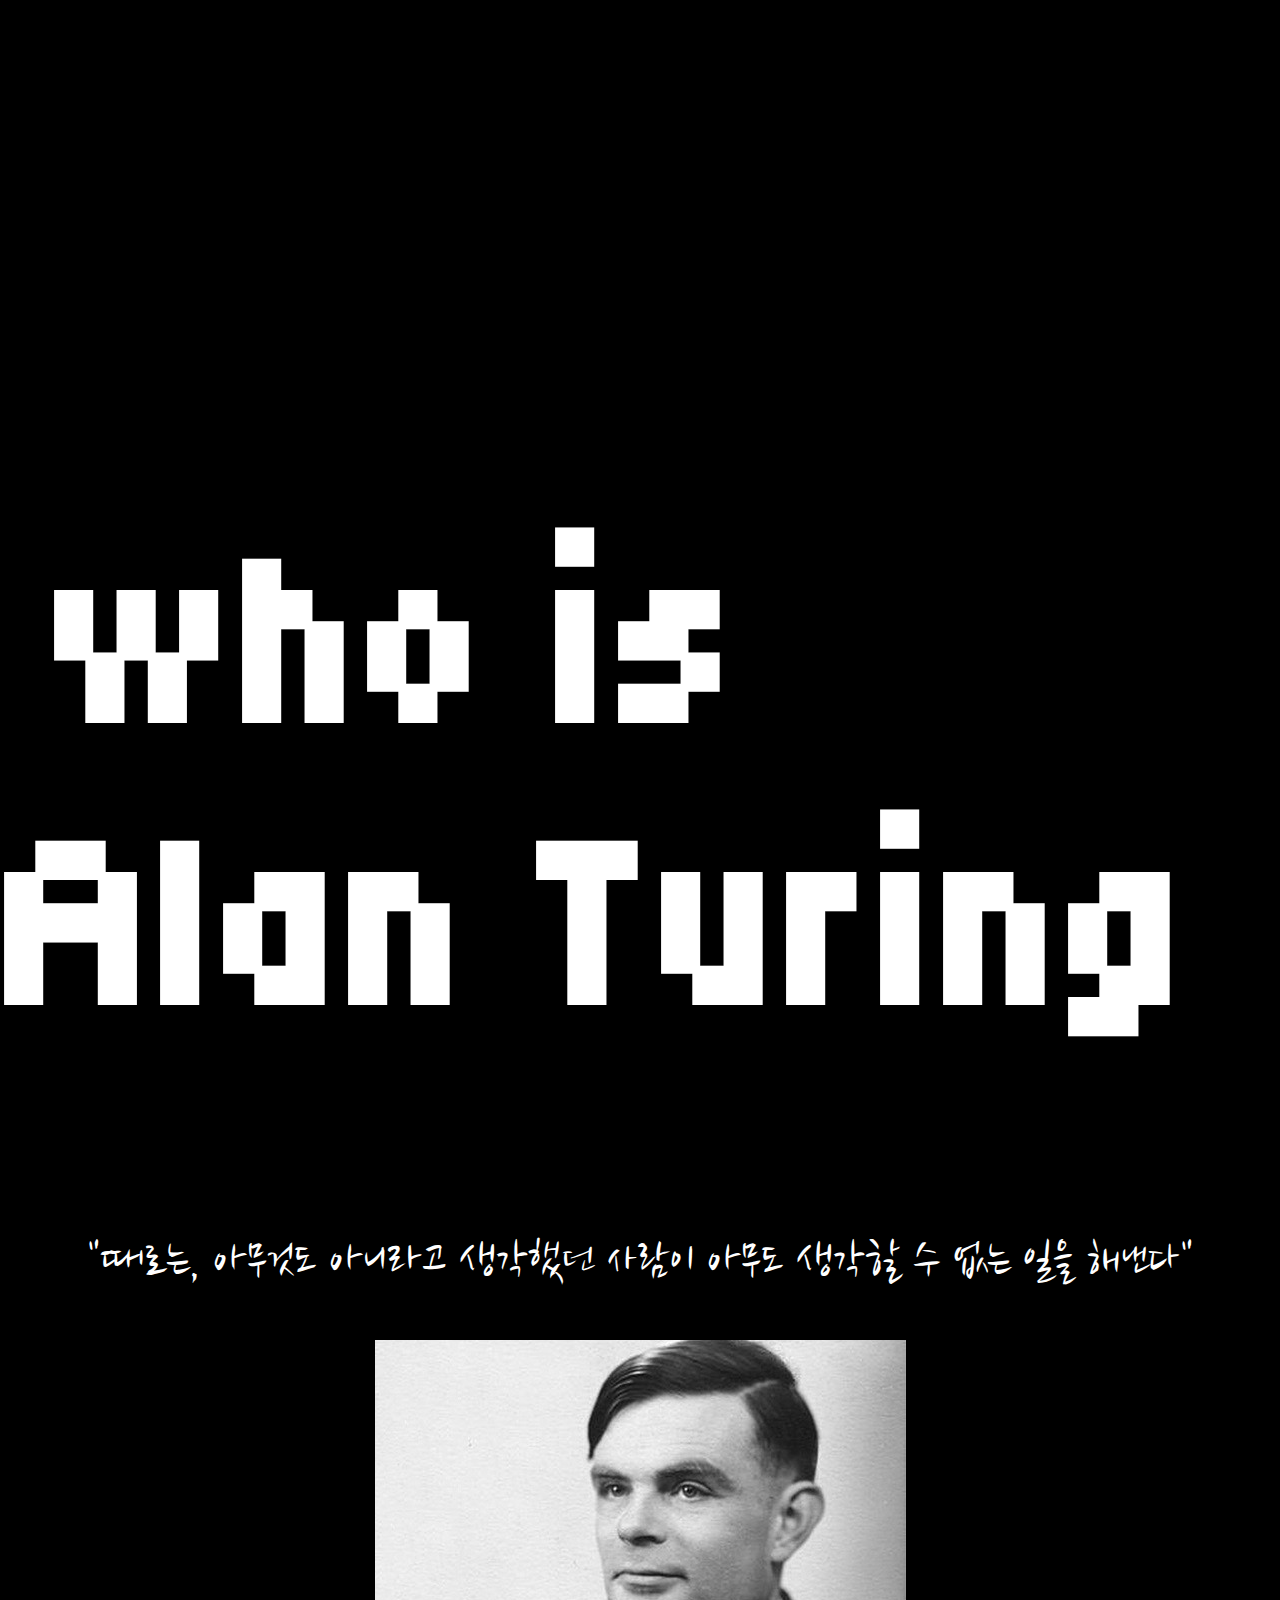
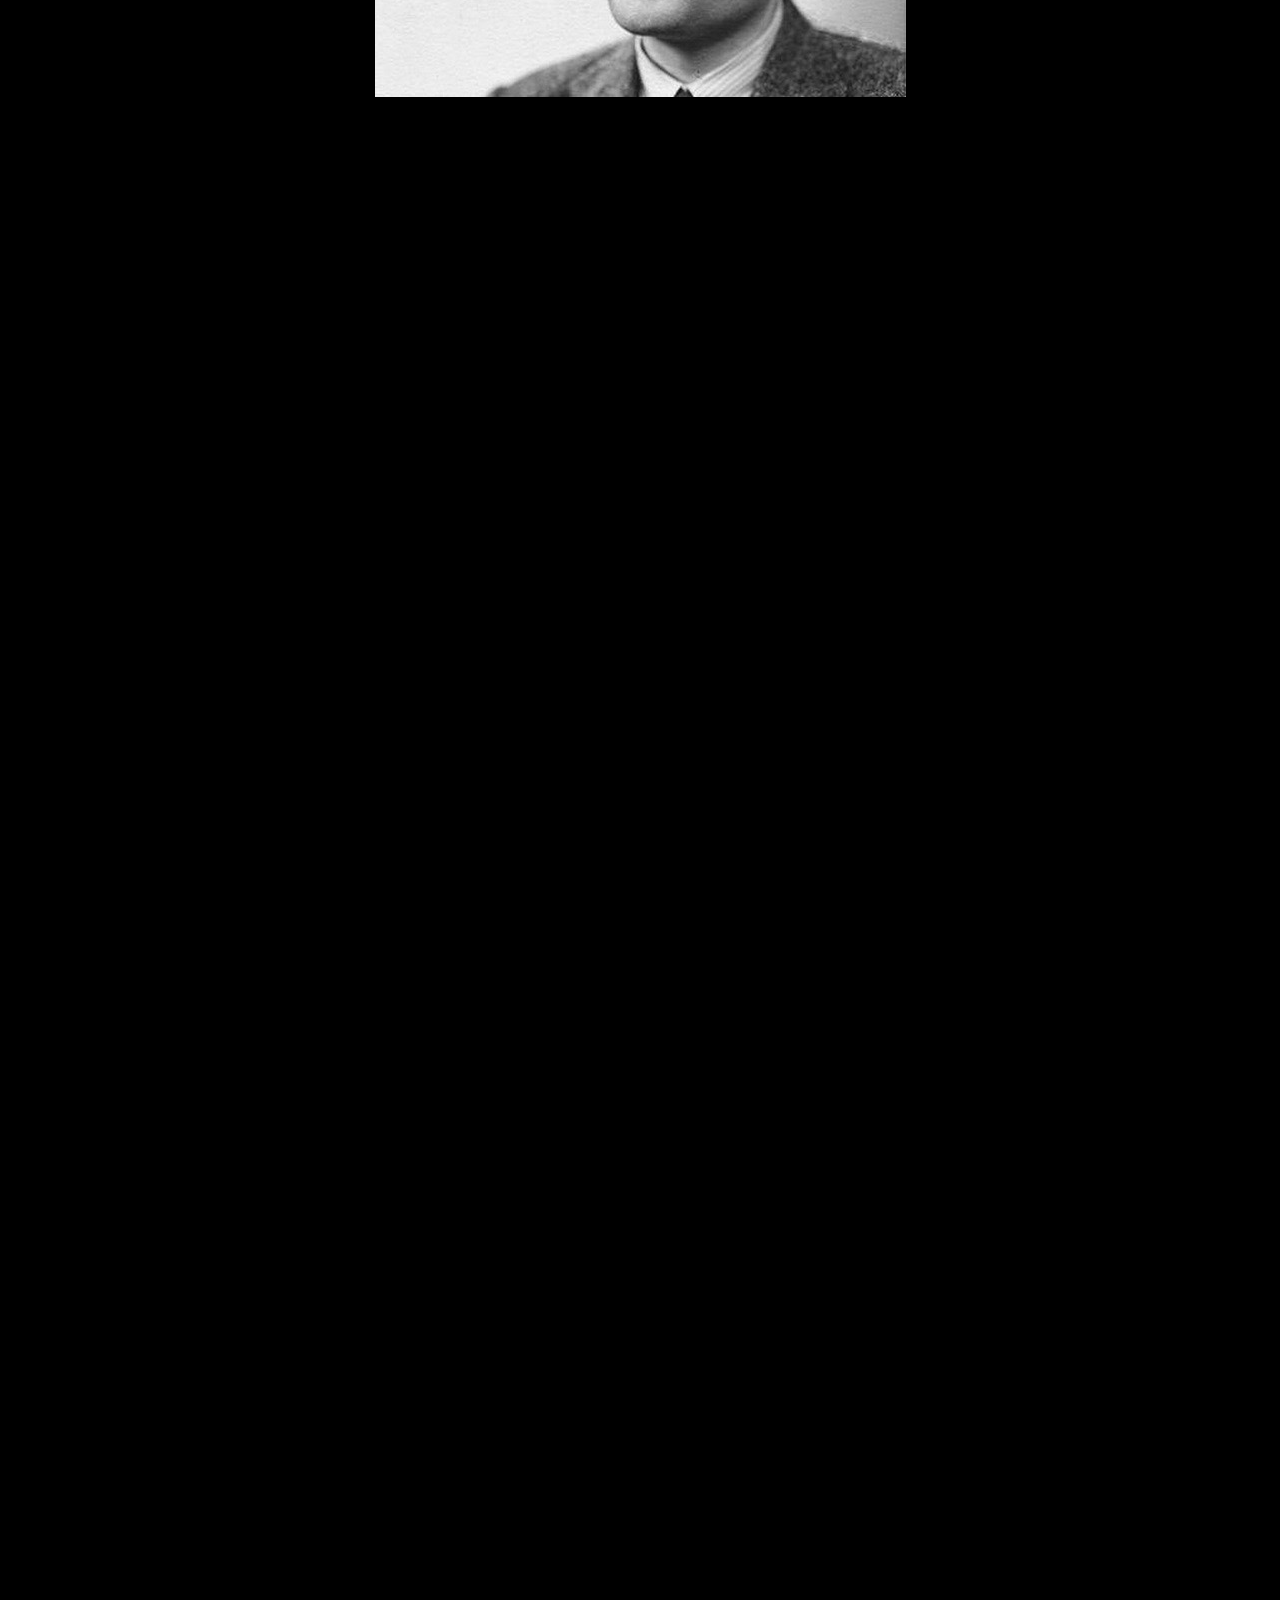
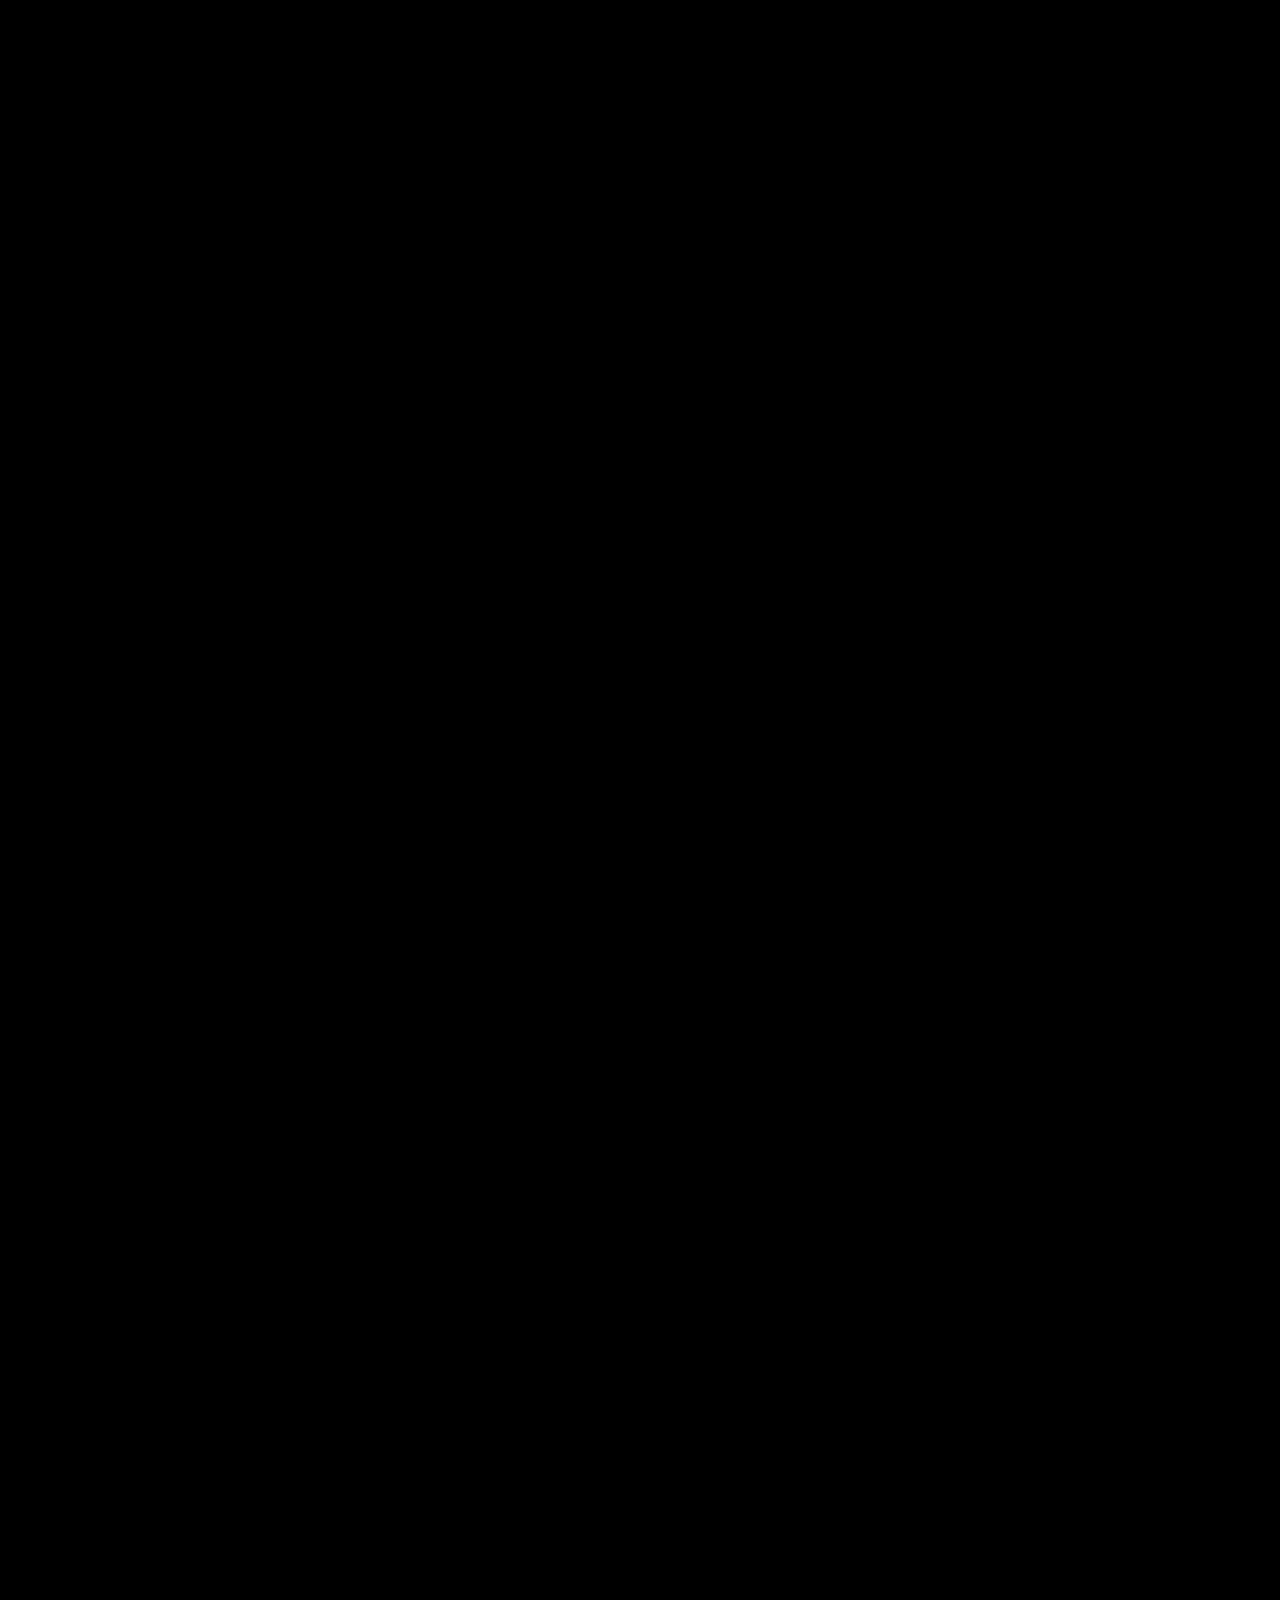
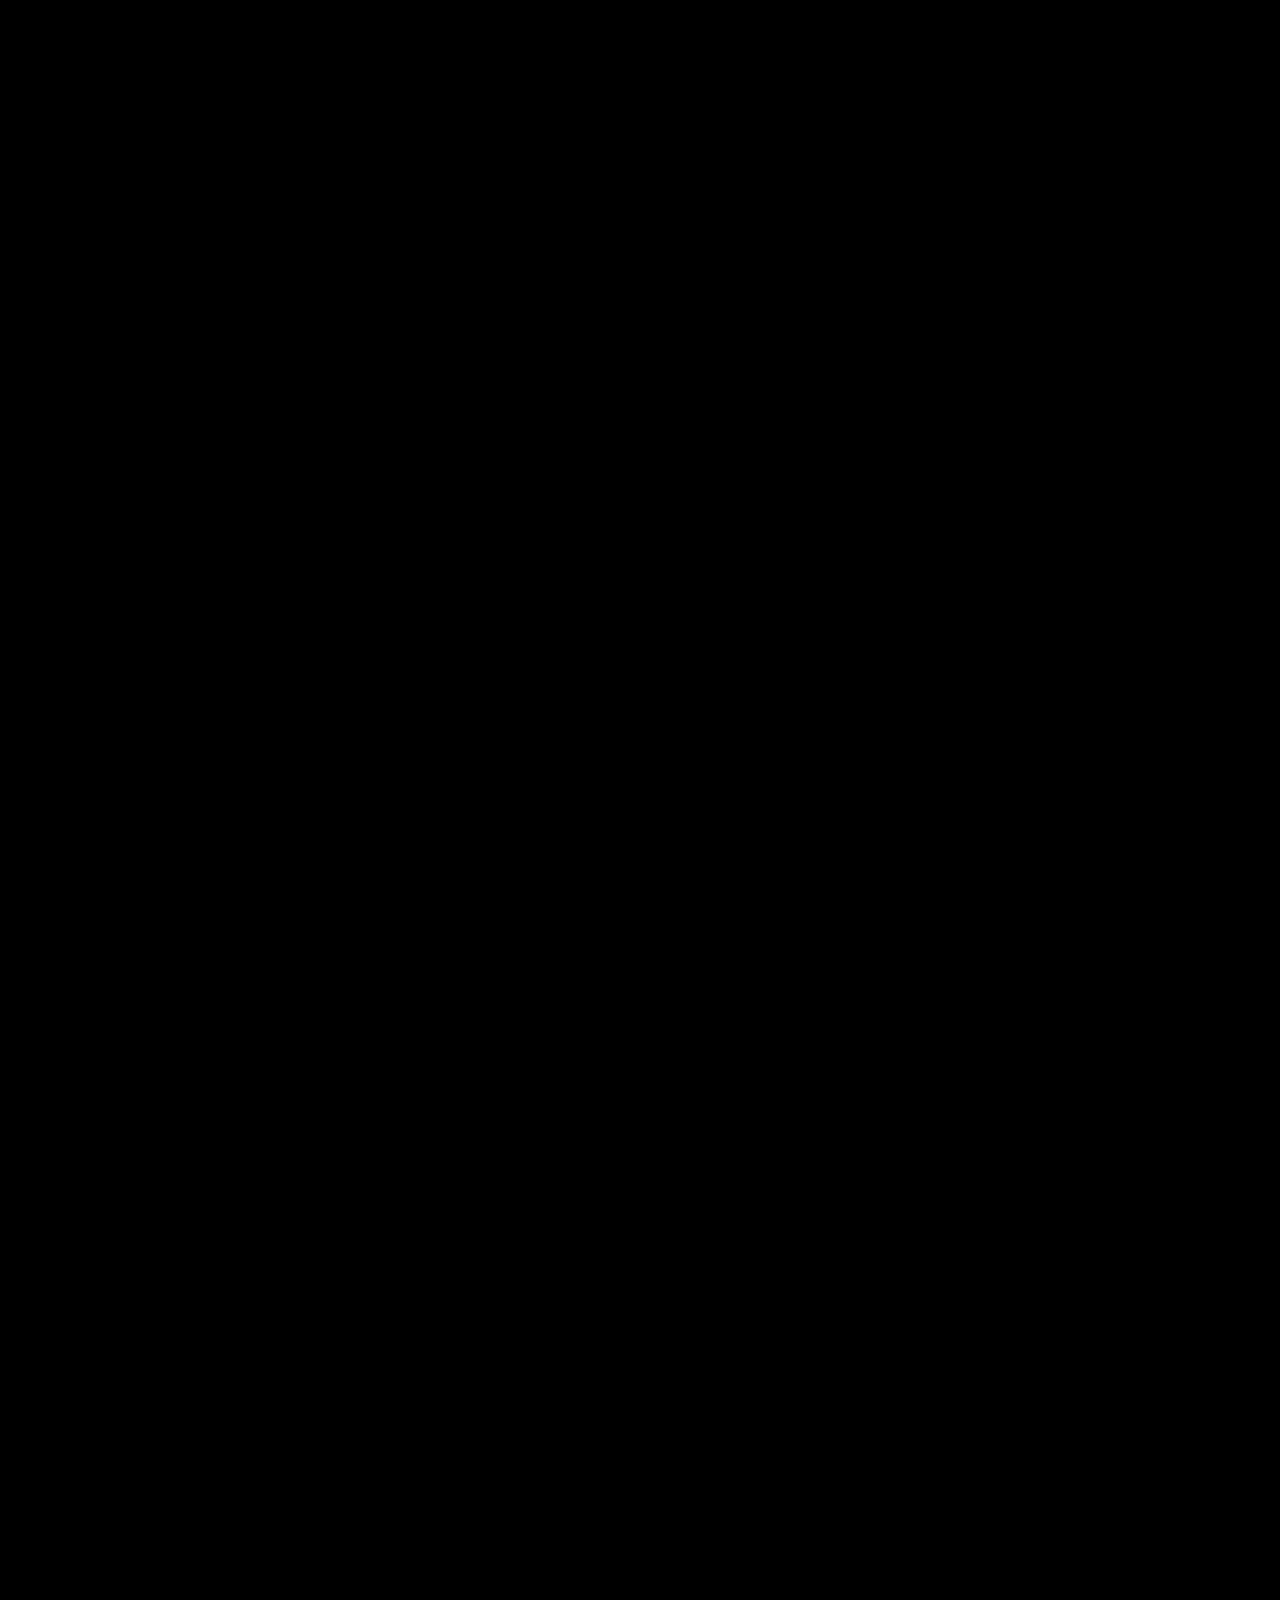
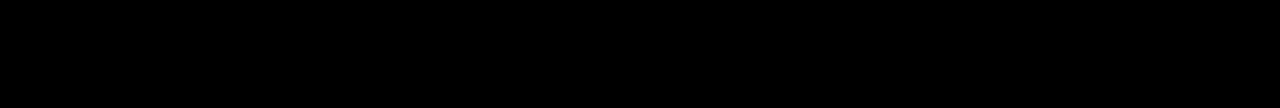
<file: index.html>
<!doctype html>
<html>
<head>
    <meta charse="utf-8" />
    <link rel="stylesheet" href="styles.css" />
    <link rel="preconnect" href="https://fonts.googleapis.com">
    <link rel="preconnect" href="https://fonts.gstatic.com" crossorigin>
    <link href="https://fonts.googleapis.com/css2?family=Tiny5&display=swap" rel="stylesheet">
    
    <link rel="preconnect" href="https://fonts.googleapis.com">
<link rel="preconnect" href="https://fonts.gstatic.com" crossorigin>
<link href="https://fonts.googleapis.com/css2?family=Nanum+Brush+Script&family=Tiny5&display=swap" rel="stylesheet">


</head>
    <body>
        <div class="tiny5-regular">
            <h1 class="m1">who is <br> Alan Turing</h1>
            <h2 class="m2"> <P class="nanum-brush-script-regular" style="font-size:200%">"때로는, 아무것도 아니라고 생각했던 사람이 아무도 생각할 수 없는 일을 해낸다"</P></h2>
         </div>
         
     <center>
            <img src="앨런튜링.jpg"alt>
        </center>

    <div class="m">   
      <p>
        앨런튜링은 컴퓨터의 아버지이자, <br>제2차 세계대전에서 가장 높은 암호 수준을 자랑했던 <br> 독일군의 애니그마를 해독하여 많은 사람의 목숨을 살린 인물입니다.
      </p>
    </div>   
        
        

        <script>
           let observer = new IntersectionObserver((e)=>{
e.forEach((박스)=>{
    if(박스.isIntersecting){
        박스.target.style.opacity=1;
        박스.target.style.transform='rotate(0deg)';
    }
})

           })
           
           
           let div=document.querySelectorAll('div')
           observer.observe(div[0])
           observer.observe(div[1])
           observer.observe(div[2])
           observer.observe(div[3])

        
        </script>
        
        
          
              


       
       

    </body>
</html>
</file>
<file: styles.css>
h1{
    color:white;
    font-size: 250px;
    text-align: left;
    text-indent:50px;;
}

body{
    background:black;
    height:6000px;
    font-family:'nanumsquare';

}

div{
    margin-top: 500px;
    color:white;
    text-align: center;
    opacity:0;
    transition: all 0.5s;
}

.tiny5-regular {
    font-family: "Tiny5", sans-serif;
    font-weight: 400;
    font-style: normal;
  }
  
.m1{
    animation-name:move;
    animation-duration:2s;
    animation-fill-mode:forwards;
  }

  @keyframes move {
    0% {letter-spacing:-1px; }
    10% { letter-spacing: 10px; }
    100%{letter-spacing:50px;}

  }

  .m2{
    animation-name: fadeout;
    animation-duration: 3s;
    animation-fill-mode:forwards;

  }
  @keyframes fadeout{
    0% {opacity:0;}
    10% {opacity:0.5;  }
    100%{opacity:1;}
  }

  .nanum-brush-script-regular {
    font-family: "Nanum Brush Script", cursive;
    font-weight: 400;
    font-style: normal;
  }

.a{
  text-align: center;
}

p{
  text-align: center;
  font-size: 30px;
  color:white;
}
</file>
